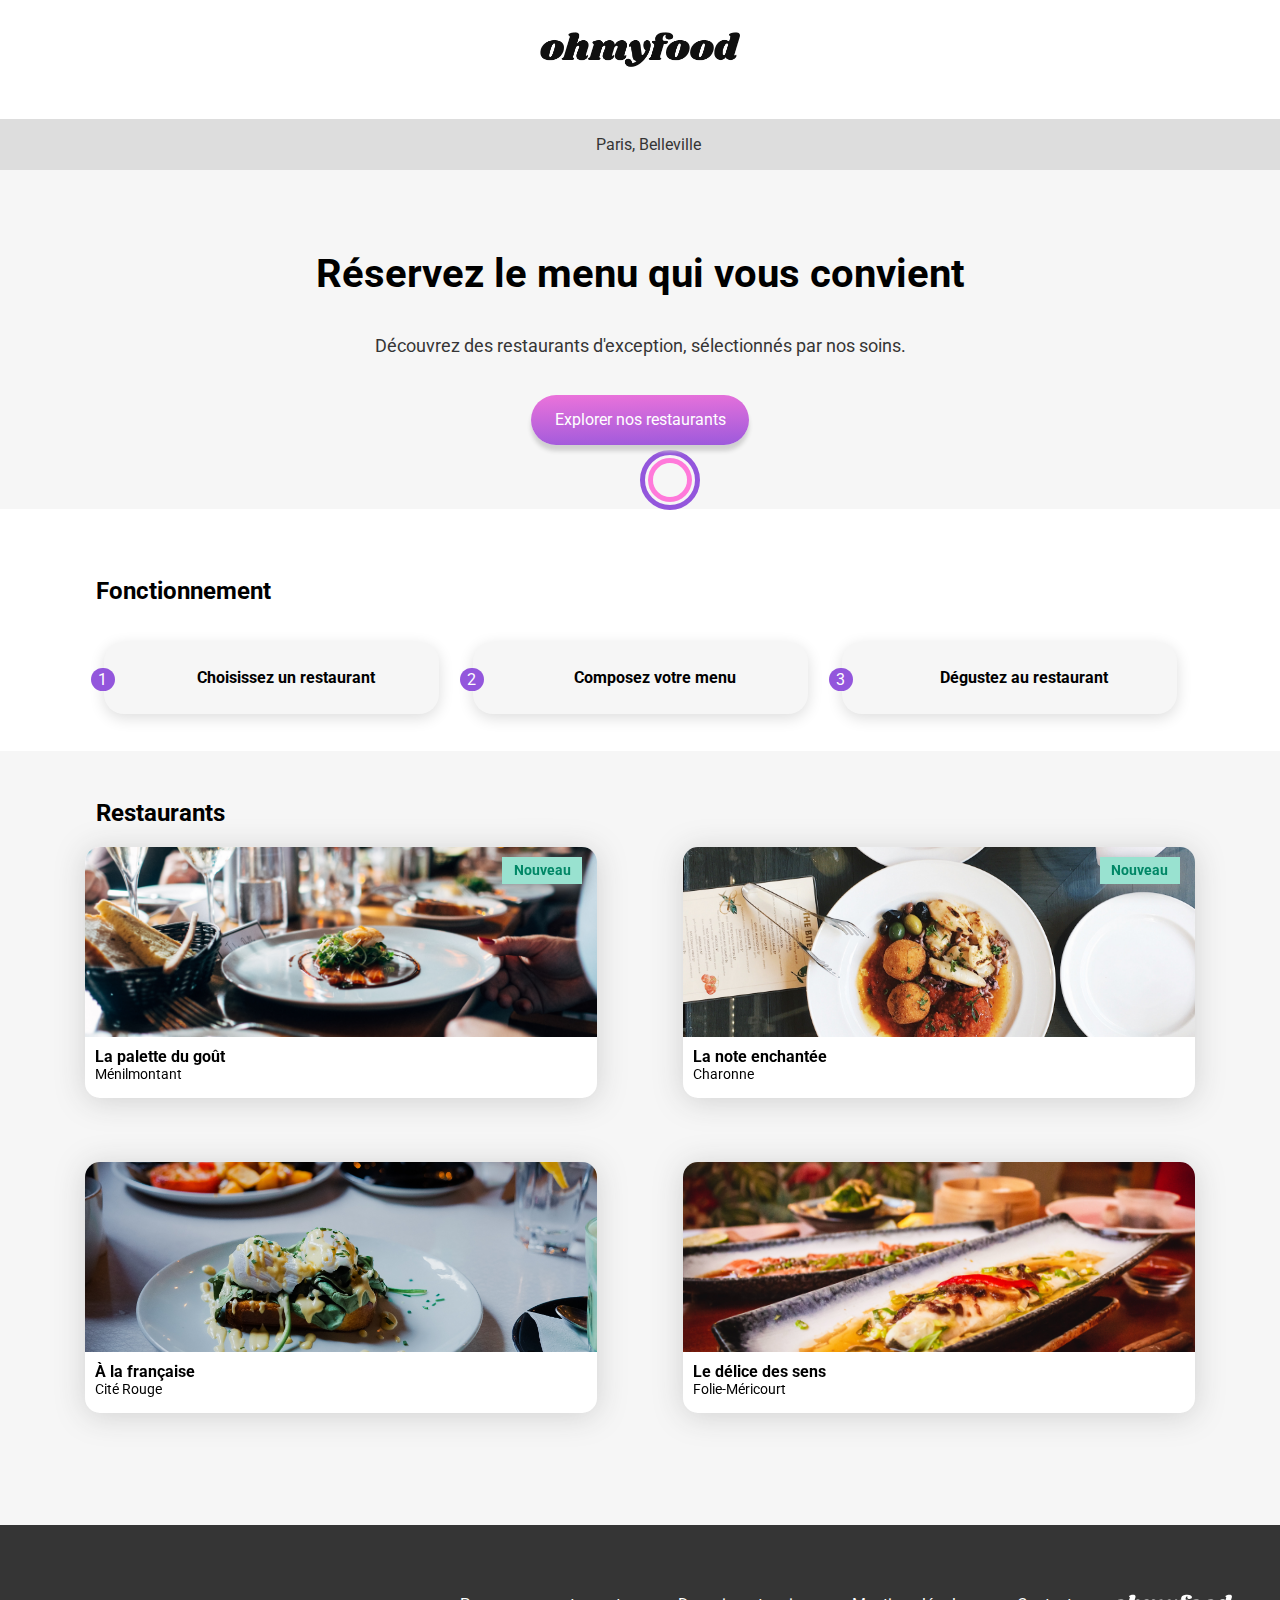
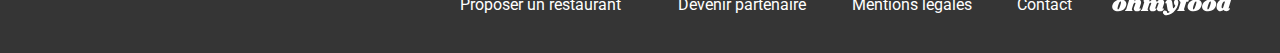
<file: index.html>
<!DOCTYPE html>
<html lang="fr">
<head>
    <meta charset="UTF-8">
    <meta name="viewport" content="width=device-width, initial-scale=1.0">
    <link rel="stylesheet" href="assets/css/style.css">
    <link rel="stylesheet" href="https://cdnjs.cloudflare.com/ajax/libs/font-awesome/6.2.1/css/all.min.css"
    integrity="sha512-MV7K8+y+gLIBoVD59lQIYicR65iaqukzvf/nwasF0nqhPay5w/9lJmVM2hMDcnK1OnMGCdVK+iQrJ7lzPJQd1w=="
    crossorigin="anonymous" referrerpolicy="no-referrer" />
    <link href='https://fonts.googleapis.com/css?family=Shrikhand' rel='stylesheet'>
    <link href='http://fonts.googleapis.com/css?family=Roboto' rel='stylesheet' type='text/css'>
    <title>Ohmyfood</title>
</head>
<body>
   
    <div class="container-loader">
        <div class="loader"></div>
    </div>

    <div class="wrap">
        <!--Header-->
        <header>
            <!--Div avec logo + location-->
            <div class="container-header">
                <img src="assets/images/logo/ohmyfood.png" alt="logo du site">
                <div class="location">
                    <i class="fa-solid fa-location-dot"></i>
                    <p>Paris, Belleville</p>
                </div>
            </div>

            <!--Resume-->
            <div class="content-resume">
                <h2>Réservez le menu qui vous convient</h2>
                <p>Découvrez des restaurants d'exception, sélectionnés par nos soins.</p>
                <button class="btn">Explorer nos restaurants</button>
            </div>
        </header>

        <!--Main avec section Fonctionnement + Card restau-->
        <main>
            <!--Fonctionnement-->
            <section>
                <h2 class="section-title">Fonctionnement</h2>

                <div class="container-card">
                    <article class="function-card">
                        <p class="function-card-number">1</p>
                        <i class="fa-solid fa-mobile-screen-button"></i>
                        <p class="function-card-title">Choisissez un restaurant</p>
                    </article>

                    <article class="function-card">
                        <p class="function-card-number">2</p>
                        <i class="fa-solid fa-list-ul"></i>
                        <p class="function-card-title">Composez votre menu</p>
                    </article>

                    <article class="function-card">
                        <p class="function-card-number">3</p>
                        <i class="fa-solid fa-store"></i>
                        <p class="function-card-title">Dégustez au restaurant</p>
                    </article>
                </div>
            </section>


            <!--Card des restaurants-->

            <section class="container-card-restaurant">
                <h2 class="section-title">Restaurants</h2>

                <div class="container-restaurant">
                    <a href="restau1.html">
                        <article class="restaurant-card">
                            <img src="assets/images/restaurants/jay-wennington-N_Y88TWmGwA-unsplash.jpg" alt="image du restaurant">
                            <div class="tag">
                                <p>Nouveau</p>
                            </div>
                            <div class="card-content">
                                <div>
                                    <h3>La palette du goût</h3>
                                    <p>Ménilmontant</p>
                                </div>
                                <button>
                                    <i class="fa-solid fa-heart solid"></i>
                                    <i class="fa-regular fa-heart normal"></i>
                                </button>
                            </div>
                        </article>
                    </a>

                    <a href="restau2.html">
                        <article class="restaurant-card">
                            <img src="assets/images/restaurants/stil-u2Lp8tXIcjw-unsplash.jpg" alt="image du restaurant">
                            <div class="tag">
                                <p>Nouveau</p>
                            </div>
                            <div class="card-content">
                                <div>
                                    <h3>La note enchantée</h3>
                                    <p>Charonne</p>
                                </div>
                                <button>
                                    <i class="fa-solid fa-heart solid"></i>
                                    <i class="fa-regular fa-heart normal"></i>
                                </button>
                            </div>
                        </article>
                    </a>

                    <a href="restau3.html">
                        <article class="restaurant-card">
                            <img src="assets/images/restaurants/toa-heftiba-DQKerTsQwi0-unsplash.jpg" alt="image du restaurant">
                            <div class="card-content">
                                <div>
                                    <h3>À la française</h3>
                                    <p>Cité Rouge</p>
                                </div>
                                <button>
                                    <i class="fa-solid fa-heart solid"></i>
                                    <i class="fa-regular fa-heart normal"></i>
                                </button>
                            </div>
                        </article>
                    </a>

                    <a href="restau4.html">
                        <article class="restaurant-card">
                            <img src="assets/images/restaurants/louis-hansel-shotsoflouis-qNBGVyOCY8Q-unsplash.jpg" alt="image du restaurant">
                            <div class="card-content">
                                <div>
                                    <h3>Le délice des sens</h3>
                                    <p>Folie-Méricourt</p>
                                </div>
                                <button>
                                    <i class="fa-solid fa-heart solid"></i>
                                    <i class="fa-regular fa-heart normal"></i>
                                </button>
                            </div>
                        </article>
                    </a>
                </div>

            </section>
        </main>

        <!--Footer-->
        <footer class="footer">

            <div class="footer-img">
                <img src="assets/images/logo/ohmyfood@2x.svg" alt="logo du site">
            </div>

            <div class="container-list">
                <ul>
                    <li class="footer-list">
                        <i class="fa-solid fa-utensils"></i>
                        <p>Proposer un restaurant</p>
                    </li>
                    <li class="footer-list">
                        <i class="fa-solid fa-handshake"></i>
                        <p>Devenir partenaire</p>
                    </li>
                    <li class="footer-list">Mentions légales</li>
                    <li class="footer-list"><a href="mailto:ohmyfood@contact.com">Contact</a></li>
                </ul>
            </div>
        </footer>
    </div>
</body>
</html>
</file>
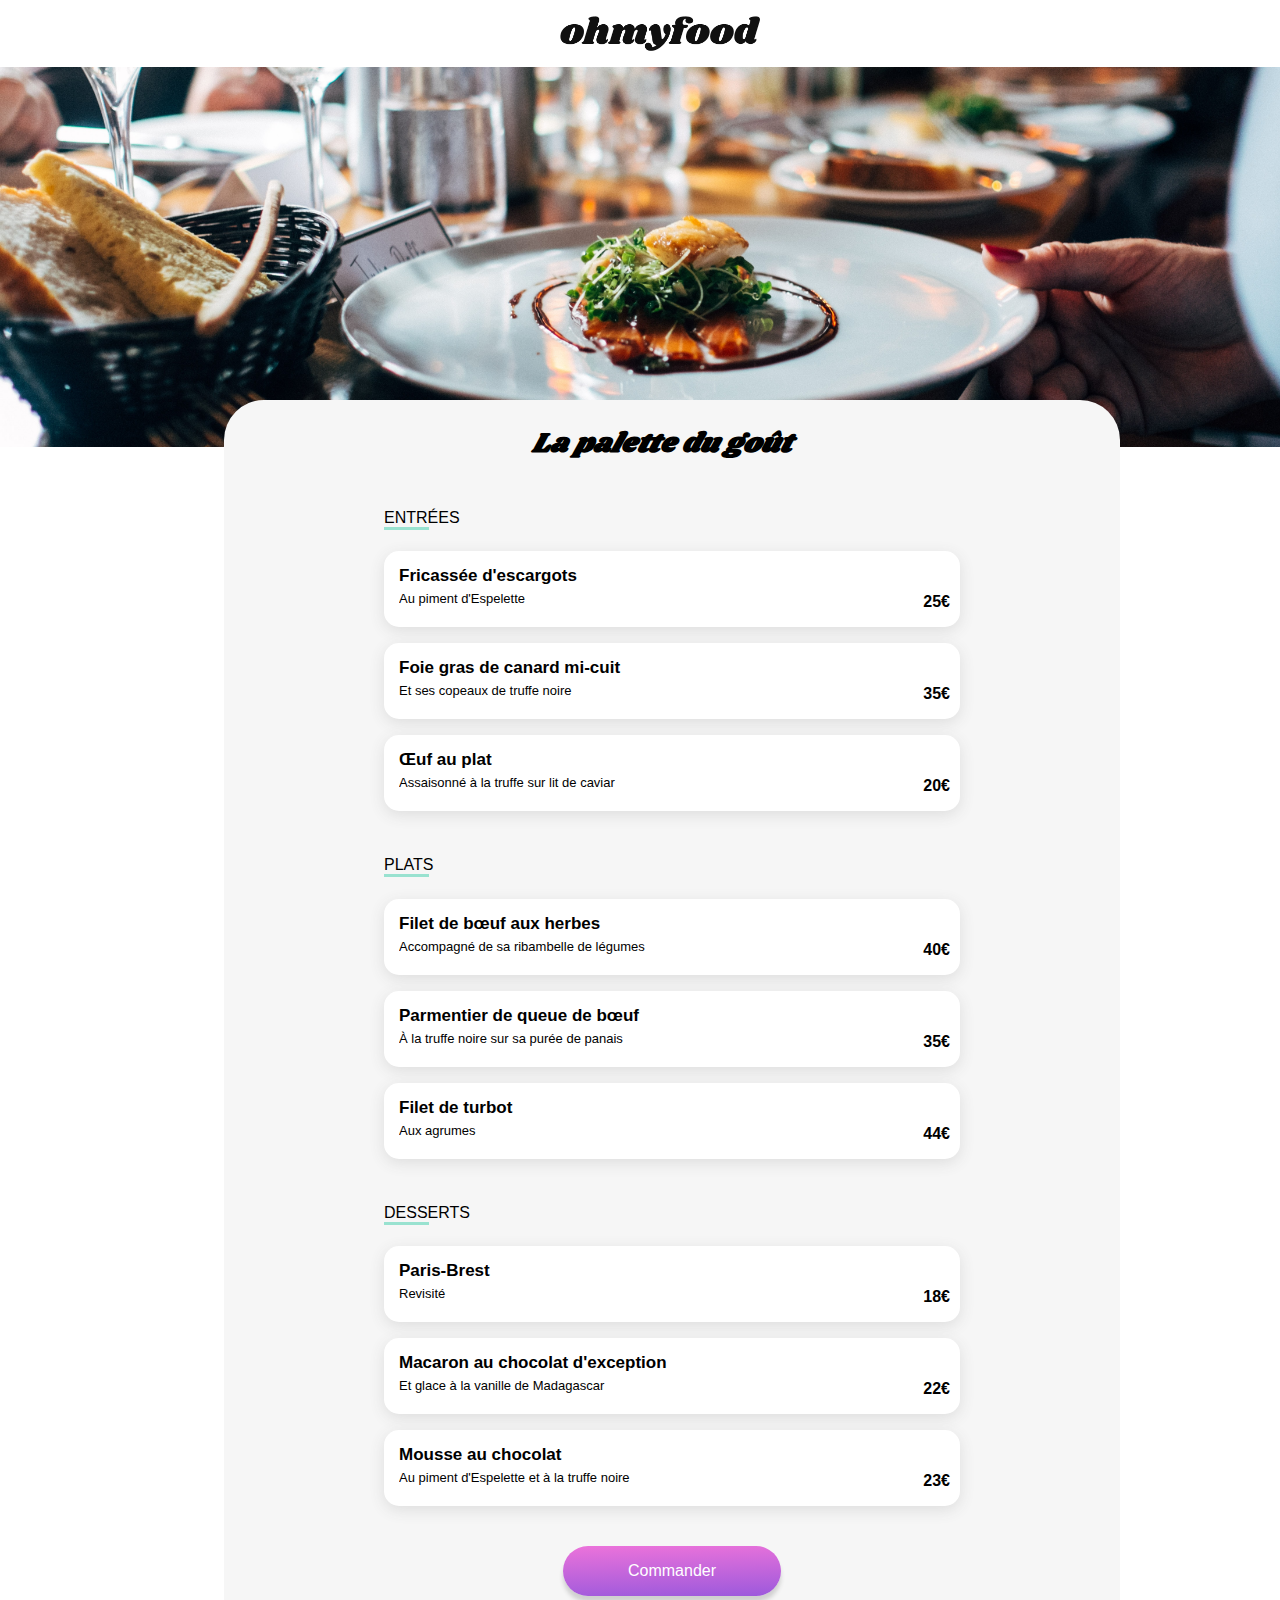
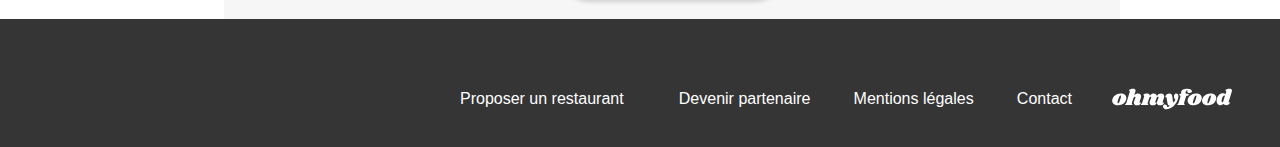
<file: restau1.html>
<!DOCTYPE html>
<html lang="fr">
<head>
    <meta charset="UTF-8">
    <meta name="viewport" content="width=device-width, initial-scale=1.0">
    <link rel="stylesheet" href="assets/css/style.css">
    <link rel="stylesheet" href="assets/css/style-menu.css">
    <link rel="stylesheet" href="https://cdnjs.cloudflare.com/ajax/libs/font-awesome/6.2.1/css/all.min.css"
    integrity="sha512-MV7K8+y+gLIBoVD59lQIYicR65iaqukzvf/nwasF0nqhPay5w/9lJmVM2hMDcnK1OnMGCdVK+iQrJ7lzPJQd1w=="
    crossorigin="anonymous" referrerpolicy="no-referrer" />
    <link href='https://fonts.googleapis.com/css?family=Shrikhand' rel='stylesheet'>
    

    <title>Ohmyfood</title>
</head>
<body>

    <header>
        <div class="container-logo">
            <a href="index.html"><i class="fa-solid fa-arrow-left"></i></a>
            <img src="assets/images/logo/ohmyfood.png" alt="logo du site" class="logo">
        </div>
        <img src="assets/images/restaurants/jay-wennington-N_Y88TWmGwA-unsplash.jpg" alt="photo de plat du restaurant" class="img-restau">
    </header>

    <main class="main-container">

        <div class="main-container-title">
            <h2>La palette du goût</h2>
            <button>
                <i class="fa-solid fa-heart solid s-menu"></i>
                <i class="fa-regular fa-heart normal"></i>
            </button>
        </div>
        
        <section class="container-section section-entree">
            <h4>Entrées</h4>

            <a href="#/" class="link-menu">
                <article class="container-menu">
                    <div class="menu-name">
                        <h3>Fricassée d'escargots</h3>
                        <h5>Au piment d'Espelette</h5>
                    </div>
                    <p class="price">25€</p>
                    <div class="select"><i class="fa fa-light fa-circle-check"></i></div>
                </article>
            </a>

            <a href="#/" class="link-menu">
                <article class="container-menu">
                    <div class="menu-name">
                        <h3>Foie gras de canard mi-cuit</h3>
                        <h5>Et ses copeaux de truffe noire</h5>
                    </div>
                    <p class="price">35€</p>
                    <div class="select"><i class="fa fa-light fa-circle-check"></i></div>
                </article>
            </a>

            <a href="#/" class="link-menu">
                <article class="container-menu">
                    <div class="menu-name">
                        <h3>Œuf au plat</h3>
                        <h5>Assaisonné à la truffe sur lit de caviar</h5>
                    </div>
                    <p class="price">20€</p>
                    <div class="select"><i class="fa fa-light fa-circle-check"></i></div>
                </article>
            </a>
        </section>

        <section class="container-section section-plat">
            <h4>Plats</h4>

            <a href="#/" class="link-menu">
                <article class="container-menu">
                    <div class="menu-name">
                        <h3>Filet de bœuf aux herbes</h3>
                        <h5>Accompagné de sa ribambelle de légumes</h5>
                    </div>
                    <p class="price">40€</p>
                    <div class="select"><i class="fa fa-light fa-circle-check"></i></div>
                </article>
            </a>

            <a href="#/" class="link-menu">
                <article class="container-menu">
                    <div class="menu-name">
                        <h3>Parmentier de queue de bœuf</h3>
                        <h5>À la truffe noire sur sa purée de panais</h5>
                    </div>
                    <p class="price">35€</p>
                    <div class="select"><i class="fa fa-light fa-circle-check"></i></div>

                </article>
            </a>

            <a href="#/" class="link-menu">
                <article class="container-menu">
                    <div class="menu-name">
                        <h3>Filet de turbot</h3>
                        <h5>Aux agrumes</h5>
                    </div>
                    <p class="price">44€</p>
                    <div class="select"><i class="fa fa-light fa-circle-check"></i></div>
                </article>
            </a>
        </section>

        <section class="container-section section-dessert">
            <h4>Desserts</h4>

            <a href="#/" class="link-menu">
                <article class="container-menu">
                    <div class="menu-name">
                        <h3>Paris-Brest</h3>
                        <h5>Revisité</h5>
                    </div>
                    <p class="price">18€</p>
                    <div class="select"><i class="fa fa-light fa-circle-check"></i></div>
                </article>
            </a>

            <a href="#/" class="link-menu">
                <article class="container-menu">
                    <div class="menu-name">
                        <h3>Macaron au chocolat d'exception</h3>
                        <h5>Et glace à la vanille de Madagascar</h5>
                    </div>
                    <p class="price">22€</p>
                    <div class="select"><i class="fa fa-light fa-circle-check"></i></div>

                </article>
            </a>

            <a href="#/" class="link-menu">
                <article class="container-menu">
                    <div class="menu-name">
                        <h3>Mousse au chocolat</h3>
                        <h5>Au piment d'Espelette et à la truffe noire</h5>
                    </div>
                    <p class="price">23€</p>
                    <div class="select"><i class="fa fa-light fa-circle-check"></i></div>
                </article>
            </a>
        </section>

        <div class="container-btn">
            <button class="btn">Commander</button>
        </div>
    </main>

    <footer class="footer footer-menu">
        <div class="footer-img">
            <img src="assets/images/logo/ohmyfood@2x.svg" alt="logo du site">
        </div>

        <div class="container-list">
            <ul>
                <li class="footer-list">
                    <i class="fa-solid fa-utensils"></i>
                    <p>Proposer un restaurant</p>
                </li>
                <li class="footer-list">
                    <i class="fa-solid fa-handshake"></i>
                    <p>Devenir partenaire</p>
                </li>
                <li class="footer-list">Mentions légales</li>
                <li class="footer-list"><a href="mailto:ohmyfood@contact.com">Contact</a></li>
            </ul>
        </div>
    </footer>
</body>
</html>
</file>
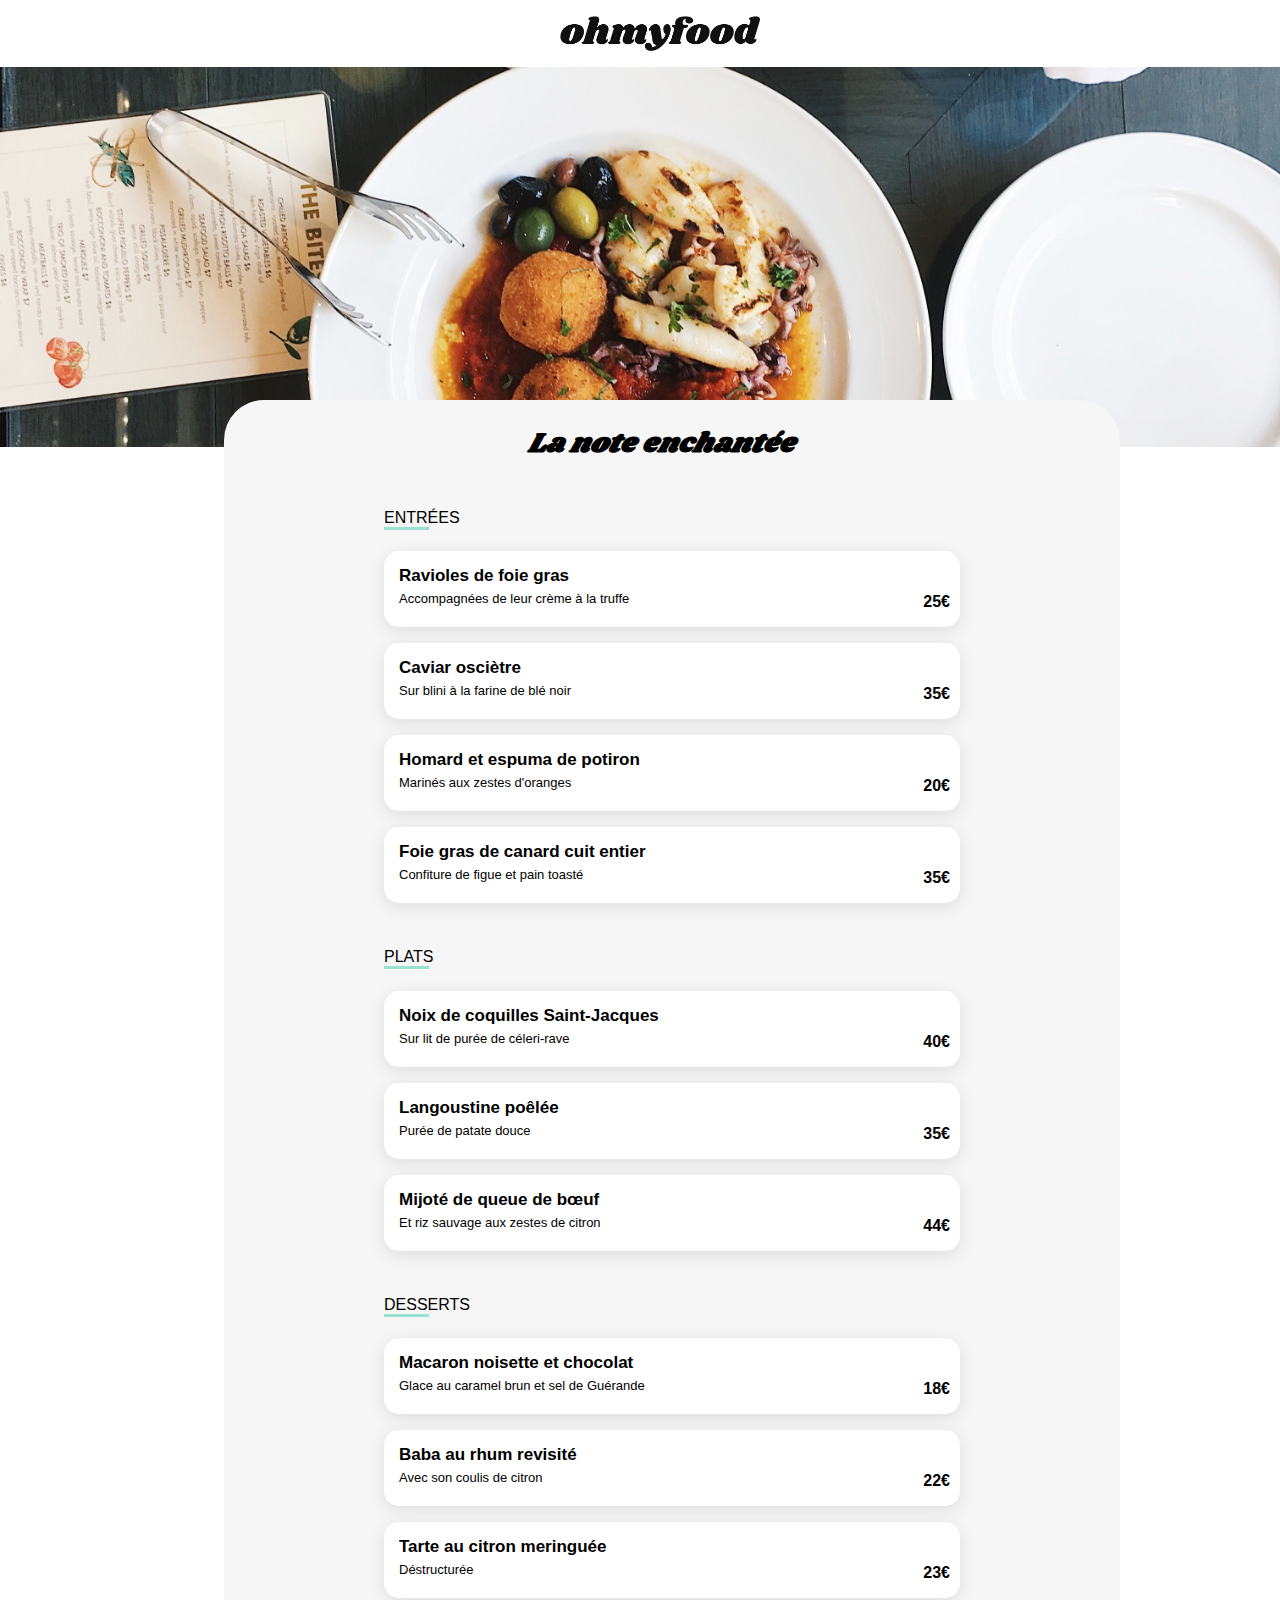
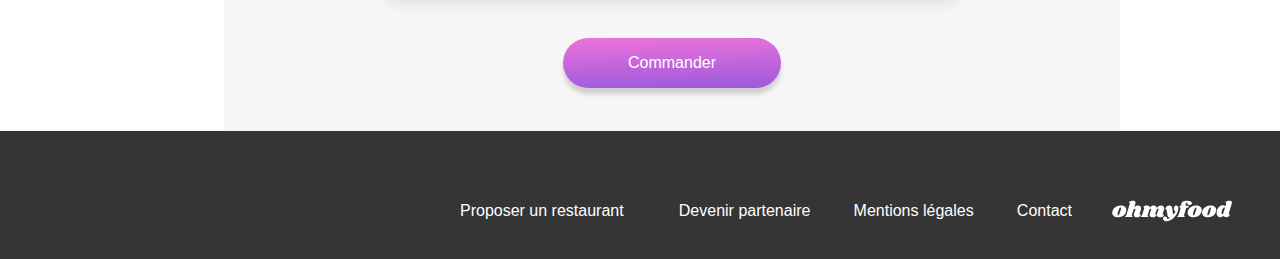
<file: restau2.html>
<!DOCTYPE html>
<html lang="fr">
<head>
    <meta charset="UTF-8">
    <meta name="viewport" content="width=device-width, initial-scale=1.0">
    <link rel="stylesheet" href="assets/css/style.css">
    <link rel="stylesheet" href="assets/css/style-menu.css">
    <link rel="stylesheet" href="https://cdnjs.cloudflare.com/ajax/libs/font-awesome/6.2.1/css/all.min.css"
    integrity="sha512-MV7K8+y+gLIBoVD59lQIYicR65iaqukzvf/nwasF0nqhPay5w/9lJmVM2hMDcnK1OnMGCdVK+iQrJ7lzPJQd1w=="
    crossorigin="anonymous" referrerpolicy="no-referrer" />
    <link href='https://fonts.googleapis.com/css?family=Shrikhand' rel='stylesheet'>


    <title>Ohmyfood</title>
</head>
<body>

    <header>
        <div class="container-logo">
            <a href="index.html"><i class="fa-solid fa-arrow-left"></i></a>
            <img src="assets/images/logo/ohmyfood.png" alt="logo du site" class="logo">
        </div>
        <img src="assets/images/restaurants/stil-u2Lp8tXIcjw-unsplash.jpg" alt="photo de plat du restaurant" class="img-restau">
    </header>

    <main class="main-container main-container-2">

        <div class="main-container-title">
            <h2>La note enchantée</h2>
            <button>
                <i class="fa-solid fa-heart solid s-menu"></i>
                <i class="fa-regular fa-heart normal"></i>
            </button>
        </div>
        
        <section class="container-section section-entree">
            <h4>Entrées</h4>

            <a href="#/" class="link-menu">
                <article class="container-menu">
                    <div class="menu-name">
                        <h3>Ravioles de foie gras</h3>
                        <h5>Accompagnées de leur crème à la truffe</h5>
                    </div>
                    <p class="price">25€</p>
                    <div class="select"><i class="fa fa-light fa-circle-check"></i></div>
                </article>
            </a>

            <a href="#/" class="link-menu">
                <article class="container-menu">
                    <div class="menu-name">
                        <h3>Caviar osciètre</h3>
                        <h5>Sur blini à la farine de blé noir</h5>
                    </div>
                    <p class="price">35€</p>
                    <div class="select"><i class="fa fa-light fa-circle-check"></i></div>
                </article>
            </a>

            <a href="#/" class="link-menu">
                <article class="container-menu">
                    <div class="menu-name">
                        <h3>Homard et espuma de potiron</h3>
                        <h5>Marinés aux zestes d'oranges</h5>
                    </div>
                    <p class="price">20€</p>
                    <div class="select"><i class="fa fa-light fa-circle-check"></i></div>
                </article>
            </a>

            <a href="#/" class="link-menu">
                <article class="container-menu">
                    <div class="menu-name">
                        <h3>Foie gras de canard cuit entier</h3>
                        <h5>Confiture de figue et pain toasté</h5>
                    </div>
                    <p class="price">35€</p>
                    <div class="select"><i class="fa fa-light fa-circle-check"></i></div>
                </article>
            </a>
        </section>

        <section class="container-section section-plat">
            <h4>Plats</h4>

            <a href="#/" class="link-menu">
                <article class="container-menu">
                    <div class="menu-name">
                        <h3>Noix de coquilles Saint-Jacques</h3>
                        <h5>Sur lit de purée de céleri-rave</h5>
                    </div>
                    <p class="price">40€</p>
                    <div class="select"><i class="fa fa-light fa-circle-check"></i></div>
                </article>
            </a>

            <a href="#/" class="link-menu">
                <article class="container-menu">
                    <div class="menu-name">
                        <h3>Langoustine poêlée</h3>
                        <h5>Purée de patate douce</h5>
                    </div>
                    <p class="price">35€</p>
                    <div class="select"><i class="fa fa-light fa-circle-check"></i></div>
                </article>
            </a>

            <a href="#/" class="link-menu">
                <article class="container-menu">
                    <div class="menu-name">
                        <h3>Mijoté de queue de bœuf</h3>
                        <h5>Et riz sauvage aux zestes de citron</h5>
                    </div>
                    <p class="price">44€</p>
                    <div class="select"><i class="fa fa-light fa-circle-check"></i></div>
                </article>
            </a>
        </section>

        <section class="container-section section-dessert">
            <h4>Desserts</h4>

            <a href="#/" class="link-menu">
                <article class="container-menu">
                    <div class="menu-name">
                        <h3>Macaron noisette et chocolat</h3>
                        <h5>Glace au caramel brun et sel de Guérande</h5>
                    </div>
                    <p class="price">18€</p>
                    <div class="select"><i class="fa fa-light fa-circle-check"></i></div>
                </article>
            </a>

            <a href="#/" class="link-menu">
                <article class="container-menu">
                    <div class="menu-name">
                        <h3>Baba au rhum revisité</h3>
                        <h5>Avec son coulis de citron</h5>
                    </div>
                    <p class="price">22€</p>
                    <div class="select"><i class="fa fa-light fa-circle-check"></i></div>
                </article>
            </a>

            <a href="#/" class="link-menu">
                <article class="container-menu">
                    <div class="menu-name">
                        <h3>Tarte au citron meringuée</h3>
                        <h5>Déstructurée</h5>
                    </div>
                    <p class="price">23€</p>
                    <div class="select"><i class="fa fa-light fa-circle-check"></i></div>
                </article>
            </a>
        </section>

        <div class="container-btn">
            <button class="btn">Commander</button>
        </div>
    </main>

    <footer class="footer footer-menu footer-menu-2">
        <div class="footer-img">
            <img src="assets/images/logo/ohmyfood@2x.svg" alt="logo du site">
        </div>

        <div class="container-list">
            <ul>
                <li class="footer-list">
                    <i class="fa-solid fa-utensils"></i>
                    <p>Proposer un restaurant</p>
                </li>
                <li class="footer-list">
                    <i class="fa-solid fa-handshake"></i>
                    <p>Devenir partenaire</p>
                </li>
                <li class="footer-list">Mentions légales</li>
                <li class="footer-list"><a href="mailto:ohmyfood@contact.com">Contact</a></li>
            </ul>
        </div>
    </footer>
</body>
</html>
</file>
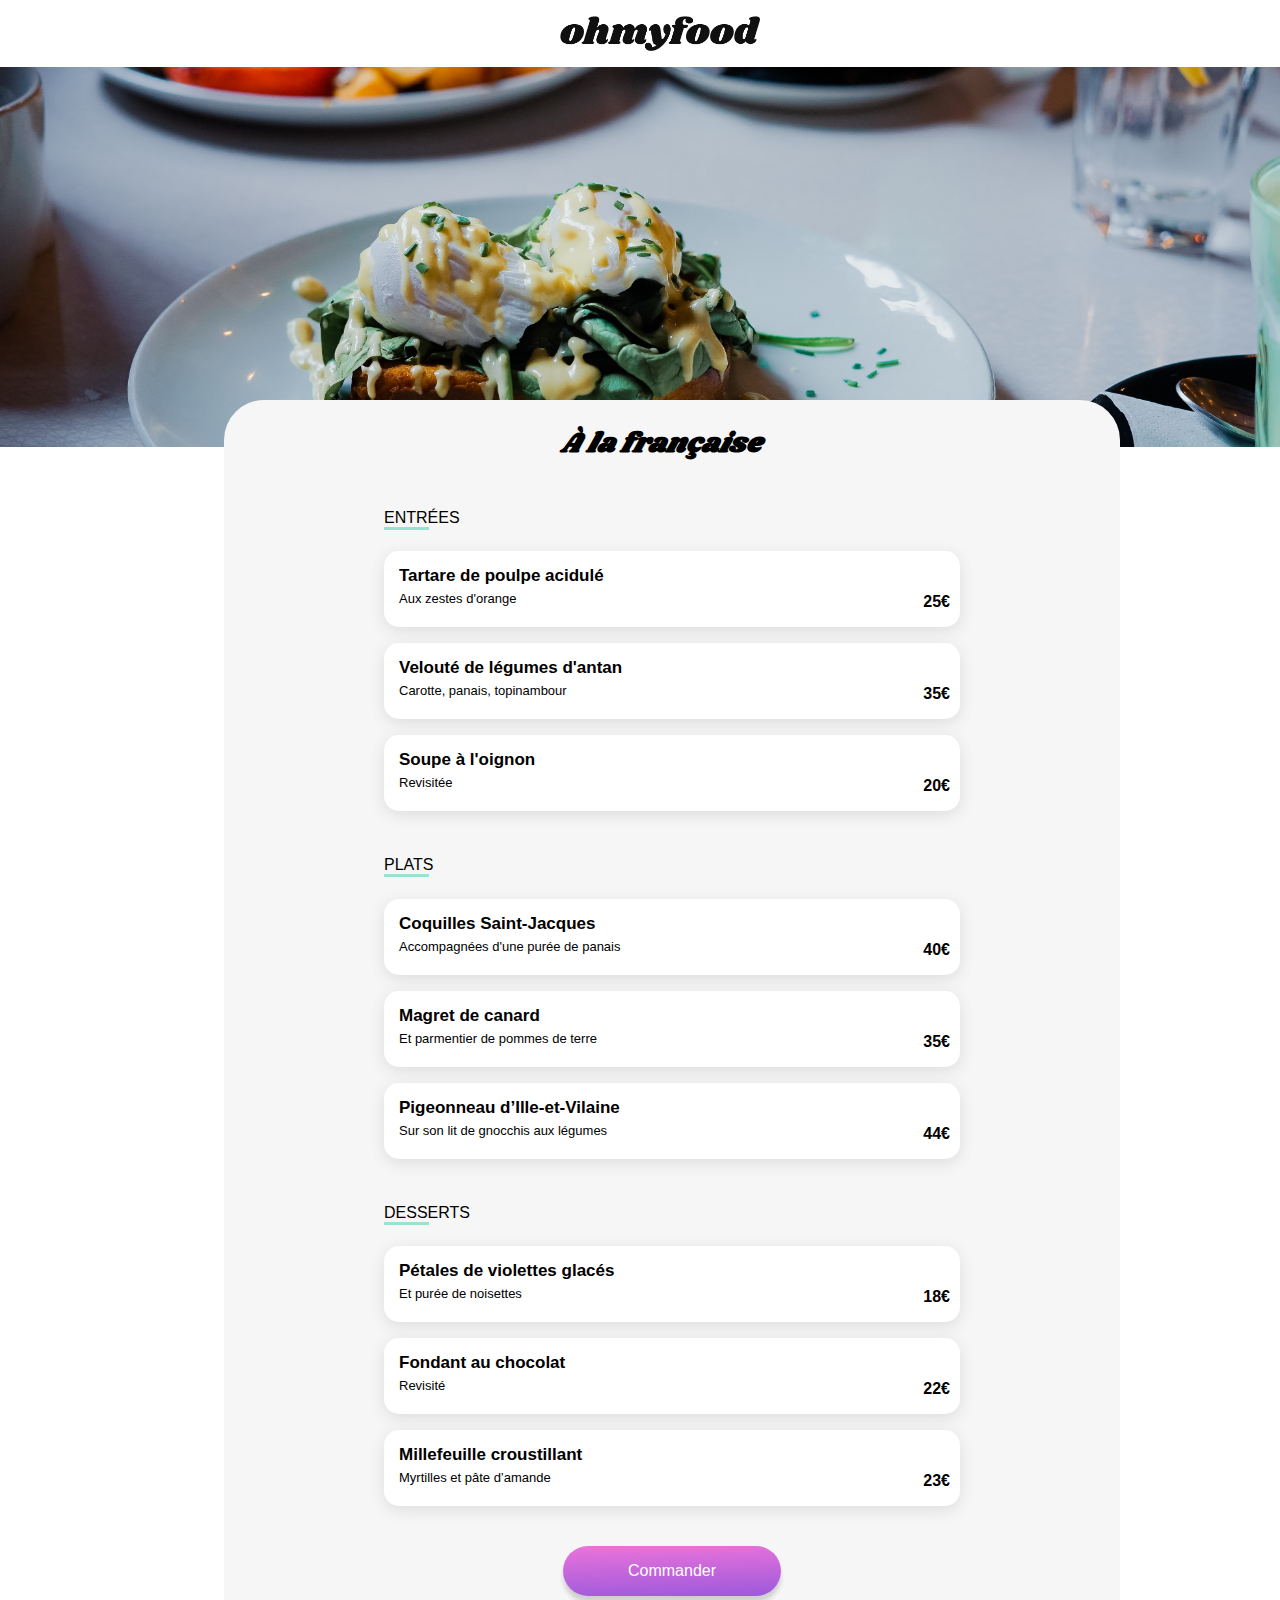
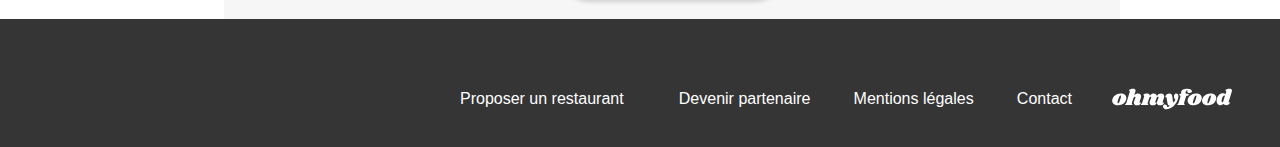
<file: restau3.html>
<!DOCTYPE html>
<html lang="fr">
<head>
    <meta charset="UTF-8">
    <meta name="viewport" content="width=device-width, initial-scale=1.0">
    <link rel="stylesheet" href="assets/css/style.css">
    <link rel="stylesheet" href="assets/css/style-menu.css">
    <link rel="stylesheet" href="https://cdnjs.cloudflare.com/ajax/libs/font-awesome/6.2.1/css/all.min.css"
    integrity="sha512-MV7K8+y+gLIBoVD59lQIYicR65iaqukzvf/nwasF0nqhPay5w/9lJmVM2hMDcnK1OnMGCdVK+iQrJ7lzPJQd1w=="
    crossorigin="anonymous" referrerpolicy="no-referrer" />
    <link href='https://fonts.googleapis.com/css?family=Shrikhand' rel='stylesheet'>


    <title>Ohmyfood</title>
</head>
<body>

    <header>
        <div class="container-logo">
            <a href="index.html"><i class="fa-solid fa-arrow-left"></i></a>
            <img src="assets/images/logo/ohmyfood.png" alt="logo du site" class="logo">
        </div>
        <img src="assets/images/restaurants/toa-heftiba-DQKerTsQwi0-unsplash.jpg" alt="photo de plat du restaurant" class="img-restau">
    </header>

    <main class="main-container">

        <div class="main-container-title">
            <h2>À la française</h2>
            <button>
                <i class="fa-solid fa-heart solid s-menu"></i>
                <i class="fa-regular fa-heart normal"></i>
            </button>
        </div>
        
        <section class="container-section section-entree">
            <h4>Entrées</h4>

            <a href="#/" class="link-menu">
                <article class="container-menu">
                    <div class="menu-name">
                        <h3>Tartare de poulpe acidulé</h3>
                        <h5>Aux zestes d'orange</h5>
                    </div>
                    <p class="price">25€</p>
                    <div class="select"><i class="fa fa-light fa-circle-check"></i></div>
                </article>
            </a>

            <a href="#/" class="link-menu">
                <article class="container-menu">
                    <div class="menu-name">
                        <h3>Velouté de légumes d'antan</h3>
                        <h5>Carotte, panais, topinambour</h5>
                    </div>
                    <p class="price">35€</p>
                    <div class="select"><i class="fa fa-light fa-circle-check"></i></div>
                </article>
            </a>

            <a href="#/" class="link-menu">
                <article class="container-menu">
                    <div class="menu-name">
                        <h3>Soupe à l'oignon</h3>
                        <h5>Revisitée</h5>
                    </div>
                    <p class="price">20€</p>
                    <div class="select"><i class="fa fa-light fa-circle-check"></i></div>
                </article>
            </a>
        </section>

        <section class="container-section section-plat">
            <h4>Plats</h4>

            <a href="#/" class="link-menu">
                <article class="container-menu">
                    <div class="menu-name">
                        <h3>Coquilles Saint-Jacques</h3>
                        <h5>Accompagnées d'une purée de panais</h5>
                    </div>
                    <p class="price">40€</p>
                    <div class="select"><i class="fa fa-light fa-circle-check"></i></div>
                </article>
            </a>

            <a href="#/" class="link-menu">
                <article class="container-menu">
                    <div class="menu-name">
                        <h3>Magret de canard</h3>
                        <h5>Et parmentier de pommes de terre</h5>
                    </div>
                    <p class="price">35€</p>
                    <div class="select"><i class="fa fa-light fa-circle-check"></i></div>
                </article>
            </a>

            <a href="#/" class="link-menu">
                <article class="container-menu">
                    <div class="menu-name">
                        <h3>Pigeonneau d’Ille-et-Vilaine</h3>
                        <h5>Sur son lit de gnocchis aux légumes</h5>
                    </div>
                    <p class="price">44€</p>
                    <div class="select"><i class="fa fa-light fa-circle-check"></i></div>
                </article>
            </a>
        </section>

        <section class="container-section section-dessert">
            <h4>Desserts</h4>

            <a href="#/" class="link-menu">
                <article class="container-menu">
                    <div class="menu-name">
                        <h3>Pétales de violettes glacés</h3>
                        <h5>Et purée de noisettes</h5>
                    </div>
                    <p class="price">18€</p>
                    <div class="select"><i class="fa fa-light fa-circle-check"></i></div>
                </article>
            </a>

            <a href="#/" class="link-menu">
                <article class="container-menu">
                    <div class="menu-name">
                        <h3>Fondant au chocolat</h3>
                        <h5>Revisité</h5>
                    </div>
                    <p class="price">22€</p>
                    <div class="select"><i class="fa fa-light fa-circle-check"></i></div>
                </article>
            </a>

            <a href="#/" class="link-menu">
                <article class="container-menu">
                    <div class="menu-name">
                        <h3>Millefeuille croustillant</h3>
                        <h5>Myrtilles et pâte d’amande</h5>
                    </div>
                    <p class="price">23€</p>
                    <div class="select"><i class="fa fa-light fa-circle-check"></i></div>
                </article>
            </a>
        </section>

        <div class="container-btn">
            <button class="btn">Commander</button>
        </div>
    </main>

    <footer class="footer footer-menu">
        <div class="footer-img">
            <img src="assets/images/logo/ohmyfood@2x.svg" alt="logo du site">
        </div>

        <div class="container-list">
            <ul>
                <li class="footer-list">
                    <i class="fa-solid fa-utensils"></i>
                    <p>Proposer un restaurant</p>
                </li>
                <li class="footer-list">
                    <i class="fa-solid fa-handshake"></i>
                    <p>Devenir partenaire</p>
                </li>
                <li class="footer-list">Mentions légales</li>
                <li class="footer-list"><a href="mailto:ohmyfood@contact.com">Contact</a></li>
            </ul>
        </div>
    </footer>
</body>
</html>
</file>
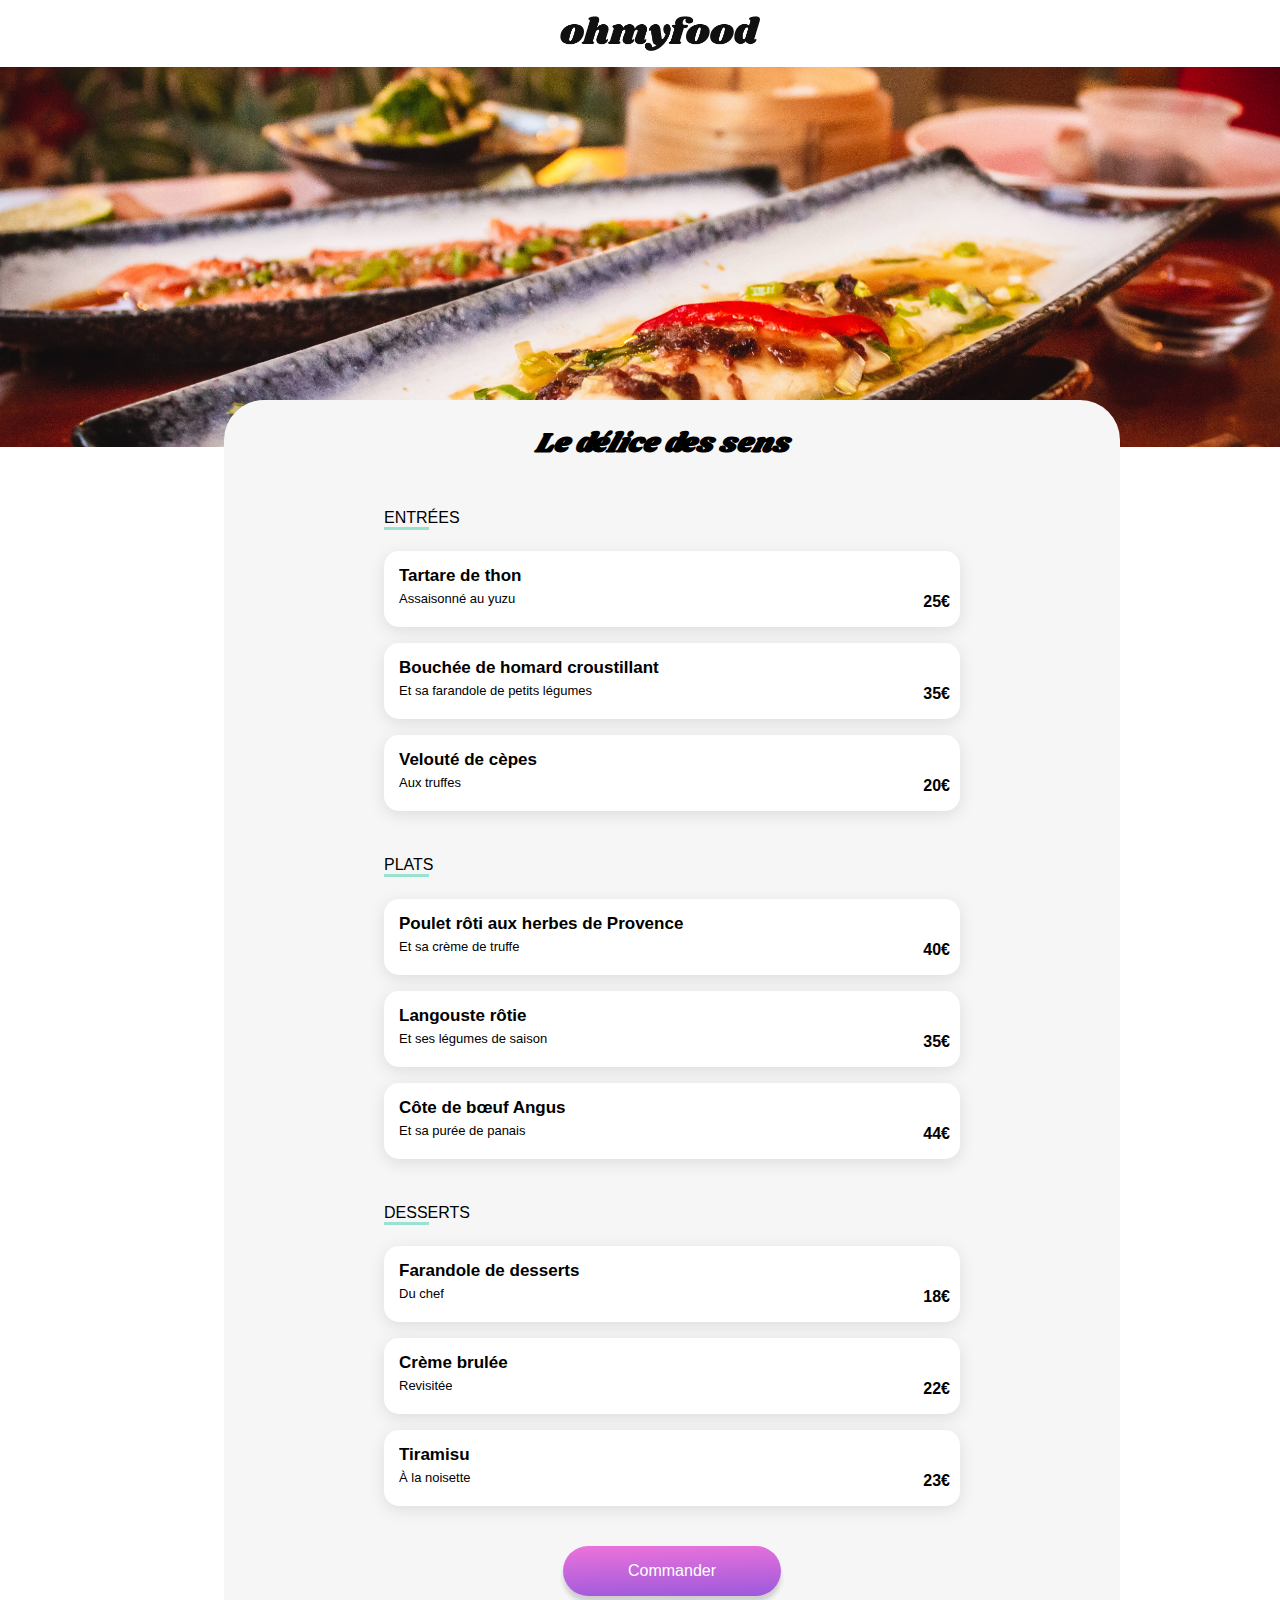
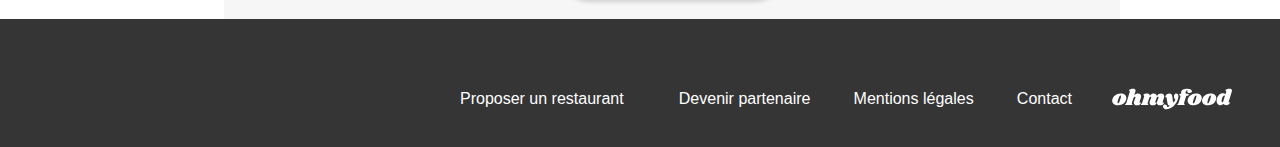
<file: restau4.html>
<!DOCTYPE html>
<html lang="fr">
<head>
    <meta charset="UTF-8">
    <meta name="viewport" content="width=device-width, initial-scale=1.0">
    <link rel="stylesheet" href="assets/css/style.css">
    <link rel="stylesheet" href="assets/css/style-menu.css">
    <link rel="stylesheet" href="https://cdnjs.cloudflare.com/ajax/libs/font-awesome/6.2.1/css/all.min.css"
    integrity="sha512-MV7K8+y+gLIBoVD59lQIYicR65iaqukzvf/nwasF0nqhPay5w/9lJmVM2hMDcnK1OnMGCdVK+iQrJ7lzPJQd1w=="
    crossorigin="anonymous" referrerpolicy="no-referrer" />
    <link href='https://fonts.googleapis.com/css?family=Shrikhand' rel='stylesheet'>


    <title>Ohmyfood</title>
</head>
<body>

    <header>
        <div class="container-logo">
            <a href="index.html"><i class="fa-solid fa-arrow-left"></i></a>
            <img src="assets/images/logo/ohmyfood.png" alt="logo du site" class="logo">
        </div>
        <img src="assets/images/restaurants/louis-hansel-shotsoflouis-qNBGVyOCY8Q-unsplash.jpg" alt="photo de plat du restaurant" class="img-restau">
    </header>

    <main class="main-container">

        <div class="main-container-title">
            <h2>Le délice des sens</h2>
            <button>
                <i class="fa-solid fa-heart solid s-menu"></i>
                <i class="fa-regular fa-heart normal"></i>
            </button>
        </div>
        
        <section class="container-section section-entree">
            <h4>Entrées</h4>

            <a href="#/" class="link-menu">
                <article class="container-menu">
                    <div class="menu-name">
                        <h3>Tartare de thon</h3>
                        <h5>Assaisonné au yuzu</h5>
                    </div>
                    <p class="price">25€</p>
                    <div class="select"><i class="fa fa-light fa-circle-check"></i></div>
                </article>
            </a>

            <a href="#/" class="link-menu">
                <article class="container-menu">
                    <div class="menu-name">
                        <h3>Bouchée de homard croustillant</h3>
                        <h5>Et sa farandole de petits légumes</h5>
                    </div>
                    <p class="price">35€</p>
                    <div class="select"><i class="fa fa-light fa-circle-check"></i></div>
                </article>
            </a>

            <a href="#/" class="link-menu">
                <article class="container-menu">
                    <div class="menu-name">
                        <h3>Velouté de cèpes</h3>
                        <h5>Aux truffes</h5>
                    </div>
                    <p class="price">20€</p>
                    <div class="select"><i class="fa fa-light fa-circle-check"></i></div>
                </article>
            </a>
        </section>

        <section class="container-section section-plat">
            <h4>Plats</h4>

            <a href="#/" class="link-menu">
                <article class="container-menu">
                    <div class="menu-name">
                        <h3>Poulet rôti aux herbes de Provence</h3>
                        <h5>Et sa crème de truffe</h5>
                    </div>
                    <p class="price">40€</p>
                    <div class="select"><i class="fa fa-light fa-circle-check"></i></div>
                </article>
            </a>

            <a href="#/" class="link-menu">
                <article class="container-menu">
                    <div class="menu-name">
                        <h3>Langouste rôtie</h3>
                        <h5>Et ses légumes de saison</h5>
                    </div>
                    <p class="price">35€</p>
                    <div class="select"><i class="fa fa-light fa-circle-check"></i></div>
                </article>
            </a>

            <a href="#/" class="link-menu">
                <article class="container-menu">
                    <div class="menu-name">
                        <h3>Côte de bœuf Angus</h3>
                        <h5>Et sa purée de panais</h5>
                    </div>
                    <p class="price">44€</p>
                    <div class="select"><i class="fa fa-light fa-circle-check"></i></div>
                </article>
            </a>
        </section>

        <section class="container-section section-dessert">
            <h4>Desserts</h4>

            <a href="#/" class="link-menu">
                <article class="container-menu">
                    <div class="menu-name">
                        <h3>Farandole de desserts</h3>
                        <h5>Du chef</h5>
                    </div>
                    <p class="price">18€</p>
                    <div class="select"><i class="fa fa-light fa-circle-check"></i></div>
                </article>
            </a>

            <a href="#/" class="link-menu">
                <article class="container-menu">
                    <div class="menu-name">
                        <h3>Crème brulée</h3>
                        <h5>Revisitée</h5>
                    </div>
                    <p class="price">22€</p>
                    <div class="select"><i class="fa fa-light fa-circle-check"></i></div>
                </article>
            </a>

            <a href="#/" class="link-menu">
                <article class="container-menu">
                    <div class="menu-name">
                        <h3>Tiramisu</h3>
                        <h5>À la noisette</h5>
                    </div>
                    <p class="price">23€</p>
                    <div class="select"><i class="fa fa-light fa-circle-check"></i></div>
                </article>
            </a>
        </section>

        <div class="container-btn">
            <button class="btn">Commander</button>
        </div>
    </main>

    <footer class="footer footer-menu">
        <div class="footer-img">
            <img src="assets/images/logo/ohmyfood@2x.svg" alt="logo du site">
        </div>

        <div class="container-list">
            <ul>
                <li class="footer-list">
                    <i class="fa-solid fa-utensils"></i>
                    <p>Proposer un restaurant</p>
                </li>
                <li class="footer-list">
                    <i class="fa-solid fa-handshake"></i>
                    <p>Devenir partenaire</p>
                </li>
                <li class="footer-list">Mentions légales</li>
                <li class="footer-list"><a href="mailto:ohmyfood@contact.com">Contact</a></li>
            </ul>
        </div>
    </footer>
</body>
</html>
</file>
<file: assets/css/style.css>
/********* General **********/
/***** Variables ******/
.container-loader {
  position: absolute;
  left: 50%;
  top: 50%;
  animation: container-loader 4s 1s forwards;
}
.container-loader .loader {
  width: 60px;
  height: 60px;
  border-radius: 50%;
  position: relative;
  animation: rotate 1s linear infinite;
}
.container-loader .loader::before, .container-loader .loader::after {
  content: "";
  box-sizing: border-box;
  position: absolute;
  inset: 0px;
  border-radius: 50%;
  border: 5px solid #9356DC;
  animation: prixClipFix 2s linear infinite;
}
.container-loader .loader::after {
  inset: 8px;
  transform: rotate3d(90, 90, 0, 180deg);
  border-color: #FF79DA;
}

.wrap {
  animation: wrap 3s 2s backwards;
}

body {
  margin: 0;
}

* {
  font-family: "Roboto", sans-serif;
}

a {
  text-decoration: none;
  color: black;
}

li {
  list-style: none;
}

/***** Animations ******/
@keyframes container-loader {
  0%, 50% {
    transform: translateX(0);
  }
  100% {
    transform: translateX(2000px);
    opacity: 0;
    display: none;
  }
}
@keyframes wrap {
  0% {
    transform: translateX(-2000px);
    opacity: 0;
  }
  50% {
    opacity: 0.5;
  }
  100% {
    transform: translateX(0);
    opacity: 1;
  }
}
@keyframes rotate {
  0% {
    transform: rotate(0deg);
  }
  100% {
    transform: rotate(360deg);
  }
}
@keyframes prixClipFix {
  0% {
    clip-path: polygon(50% 50%, 0 0, 0 0, 0 0, 0 0, 0 0);
  }
  50% {
    clip-path: polygon(50% 50%, 0 0, 100% 0, 100% 0, 100% 0, 100% 0);
  }
  75%, 100% {
    clip-path: polygon(50% 50%, 0 0, 100% 0, 100% 100%, 100% 100%, 100% 100%);
  }
}
@keyframes color-border {
  0% {
    opacity: 0;
  }
  25% {
    opacity: 0.5;
  }
  100% {
    opacity: 1;
    background: -webkit-linear-gradient(193.33deg, #9356DC -11.44%, #FF79DA 123.93%);
    -webkit-background-clip: text;
    -webkit-text-fill-color: transparent;
  }
}
@keyframes transition-heart {
  0%, 25% {
    transform: scaleY(0);
    opacity: 0;
  }
  50%, 75% {
    opacity: 0.7;
  }
  100% {
    opacity: 1;
    background: -webkit-linear-gradient(193.33deg, #9356DC -11.44%, #FF79DA 123.93%);
    -webkit-background-clip: text;
    -webkit-text-fill-color: transparent;
    transform: scaleY(1);
  }
}
/***********Header*************/
.container-header {
  text-align: center;
  margin-top: 2em;
}
.container-header img {
  width: 200px;
}
@media screen and (min-width: 1024px) {
  .container-header img {
    margin-bottom: 2em;
  }
}

.location {
  display: flex;
  align-items: center;
  background-color: #dddddd;
  color: #353535;
  justify-content: center;
  margin-top: 1em;
}
.location p {
  padding-left: 1em;
}

.content-resume {
  text-align: center;
  background-color: #F6F6F6;
  padding-bottom: 4em;
}
.content-resume h2 {
  margin-top: 0;
  padding-top: 2em;
  margin-right: 1em;
  margin-left: 1em;
}
@media screen and (min-width: 768px) {
  .content-resume h2 {
    font-size: 2.5em;
  }
}
.content-resume p {
  color: #353535;
  font-size: 18px;
  padding: 5px;
}

/***Componant Btn***/
.btn {
  width: 218px;
  height: 50px;
  border-radius: 25px;
  background: linear-gradient(358.33deg, #9356DC -11.44%, #FF79DA 123.93%);
  color: #FFFFFF;
  border: none;
  font-size: 1em;
  box-shadow: 0px 6px 4px 0px #d0d0d0;
  transition-duration: 400ms;
  /***Responsive Desktop & Tablette***/
}
@media screen and (min-width: 1024px) and (min-width: 768px) {
  .btn {
    margin-top: 1em;
  }
}
.btn:hover {
  opacity: 0.8;
  box-shadow: 0px 6px 8px 0px #777777;
  cursor: pointer;
}

/***********Main*************/
.section-title {
  padding-top: 2em;
  padding-left: 1em;
}
@media screen and (min-width: 768px) {
  .section-title {
    margin-left: 1em;
  }
}
@media screen and (min-width: 1024px) {
  .section-title {
    margin-left: 3em;
  }
}

/*********Componant Function Card*********/
.container-card {
  display: flex;
  flex-wrap: wrap;
  justify-content: center;
}
@media screen and (min-width: 1024px) {
  .container-card {
    flex-wrap: nowrap;
  }
}

.function-card {
  display: flex;
  width: 335px;
  border-radius: 20px;
  height: 72px;
  position: relative;
  margin: 10px;
  background-color: #F6F6F6;
  box-shadow: 0px 4px 15px 0px #dddddd;
  margin-bottom: 2em;
}
@media screen and (min-width: 1024px) and (min-width: 768px) {
  .function-card {
    margin: 17px;
  }
}
.function-card-number {
  position: absolute;
  left: -13px;
  top: 10px;
  background-color: #9356DC;
  color: #FFFFFF;
  border-radius: 31px;
  width: 24px;
  text-align: center;
  height: 21px;
  padding-top: 2px;
}
.function-card i {
  display: flex;
  align-items: center;
  padding-left: 29px;
  font-size: 21px;
  color: #909090;
}
.function-card .fa-store {
  color: #9356DC;
}
.function-card-title {
  width: 100%;
  align-items: center;
  display: flex;
  justify-content: center;
  font-weight: bold;
}

/******Componant Restaurant Card*****/
.container-restaurant {
  display: flex;
  flex-wrap: wrap;
  justify-content: center;
}
@media screen and (min-width: 768px) {
  .container-restaurant {
    justify-content: space-evenly;
  }
  .container-restaurant a {
    width: 40%;
  }
}

.container-card-restaurant {
  background-color: #F6F6F6;
  padding-bottom: 3em;
}

.restaurant-card {
  height: 251px;
  width: 340px;
  display: flex;
  flex-direction: column;
  border-radius: 15px;
  filter: drop-shadow(0px 3px 15px #d0d0d0);
  background-color: #FFFFFF;
  margin-bottom: 1em;
}
@media screen and (min-width: 768px) {
  .restaurant-card {
    width: 100%;
    margin-bottom: 4em;
  }
}
.restaurant-card img {
  width: 100%;
  height: 76%;
  border-top-left-radius: 15px;
  border-top-right-radius: 15px;
  object-fit: cover;
}

.tag {
  position: absolute;
  right: 15px;
  top: 10px;
  background-color: #99E2D0;
  width: 80px;
  height: 22px;
  font-size: 14px;
  text-align: center;
  padding-top: 5px;
  box-shadow: 0px 4px 15px 0px #909090;
}
.tag p {
  margin: 0;
  color: #008766;
  font-weight: bold;
}

.card-content {
  padding-left: 10px;
  padding-right: 15px;
  display: flex;
  justify-content: space-between;
}
.card-content h3 {
  margin: 0;
  font-size: 16px;
  margin-top: 10px;
}
.card-content p {
  margin: 0;
  font-size: 14px;
}

button {
  background: none;
  border: none;
  position: relative;
}
button .fa-heart {
  font-size: 22px;
}
button .solid {
  opacity: 0;
  position: absolute;
  top: 11px;
  right: 11px;
}
button .normal {
  margin: 5px;
}
button:focus .solid, button:hover .solid {
  animation: transition-heart 1s forwards;
  transform-origin: bottom;
}
button:focus .normal, button:hover .normal {
  animation: color-border 1s forwards;
  transform-origin: bottom;
}

/****Footer *****/
.footer {
  background-color: #353535;
  color: #FFFFFF;
  padding-bottom: 1em;
}
@media screen and (min-width: 768px) {
  .footer {
    margin-top: 0;
    padding-top: 3em;
    display: flex;
    flex-direction: row-reverse;
  }
}
@media screen and (min-width: 768px) {
  .footer-img {
    display: flex;
  }
}
.footer img {
  width: 120px;
  padding-left: 2.5em;
  fill: #FFFFFF;
  padding-top: 2em;
}
@media screen and (min-width: 768px) {
  .footer img {
    padding-top: 0;
    padding-right: 1em;
    display: flex;
  }
}
@media screen and (min-width: 1024px) {
  .footer img {
    padding-right: 3em;
  }
}
@media screen and (min-width: 768px) {
  .footer ul {
    display: flex;
    justify-content: space-between;
    padding: 0;
    padding-left: 1em;
  }
}
.footer-list {
  display: flex;
  line-height: 2em;
  align-items: center;
}
.footer-list i {
  font-size: 13px;
}
.footer-list p {
  padding-left: 12px;
  margin: 0;
}
.footer-list a {
  color: #FFFFFF;
}

@media screen and (min-width: 768px) {
  .container-list {
    width: 100%;
  }
}
@media screen and (min-width: 1024px) {
  .container-list {
    width: 50%;
  }
}

/*# sourceMappingURL=style.css.map */
</file>
<file: assets/css/style-menu.css>
body {
  margin: 0;
}

/*******Variables****/
/****Animation******/
@keyframes show {
  0% {
    transform: translateX(-2000px);
    opacity: 0;
  }
  100% {
    transform: translateX(0);
    opacity: 1;
  }
}
@keyframes select {
  0% {
    transform: scaleX(0);
  }
  100% {
    transform: scaleX(1);
  }
}
/****Header****/
.img-restau {
  width: 100%;
}
@media screen and (min-width: 768px) {
  .img-restau {
    height: 380px;
    object-fit: cover;
  }
}

.container-logo {
  display: flex;
  align-items: center;
  margin-bottom: 1em;
  margin-top: 1em;
}
.container-logo a {
  width: 20%;
  margin-left: 2em;
}
@media screen and (min-width: 768px) {
  .container-logo a {
    font-size: 24px;
  }
}

.logo {
  width: 160px;
}
@media screen and (min-width: 768px) {
  .logo {
    padding-left: 4em;
    width: 200px;
  }
}
@media screen and (min-width: 1024px) {
  .logo {
    padding-left: 16em;
  }
}

/*******Main*******/
.main-container {
  position: absolute;
  top: 245px;
  background-color: #F6F6F6;
  width: 100%;
  border-top-left-radius: 40px;
  border-top-right-radius: 40px;
}
@media screen and (min-width: 768px) {
  .main-container {
    width: 80%;
    top: 22em;
    left: 5em;
  }
}
@media screen and (min-width: 1024px) {
  .main-container {
    width: 70%;
    top: 25em;
    left: 14em;
  }
}
@media screen and (min-width: 768px) {
  .main-container-2 {
    top: 25em;
  }
}
.main-container-title {
  display: flex;
  align-items: center;
  justify-content: center;
}
.main-container-title h2 {
  font-style: italic;
  text-align: center;
  font-family: "Shrikhand";
  padding-left: 20px;
}
@media screen and (min-width: 768px) {
  .main-container-title h2 {
    font-size: 28px;
  }
}
.main-container-title button {
  padding-left: 25px;
}
.main-container-title .s-menu {
  top: 6px;
}

.section-entree {
  animation: show 3s backwards;
}

.section-plat {
  animation: show 3s 2s backwards;
}

.section-dessert {
  animation: show 3s 4s backwards;
}

.container-section {
  padding: 25px;
  padding-top: 0;
}
@media screen and (min-width: 1024px) {
  .container-section {
    padding-left: 10em;
    padding-right: 10em;
    padding-bottom: 8px;
  }
}
.container-section .link-menu .select {
  display: none;
  padding: 0 20px;
  background-color: #99E2D0;
  border-radius: 0 15px 15px 0;
  transform-origin: right;
}
.container-section .link-menu:focus .select, .container-section .link-menu:hover .select {
  animation: select 1s forwards;
  display: flex;
  align-items: center;
}
.container-section h4 {
  text-transform: uppercase;
  font-weight: normal;
}
.container-section h4::after {
  content: "";
  border-bottom: 3px solid #99E2D0;
  width: 45px;
  display: block;
}

.container-menu {
  display: flex;
  background-color: #FFFFFF;
  border-radius: 15px;
  box-shadow: 0px 4px 15px 0px #dddddd;
  margin-bottom: 1em;
}
.container-menu .menu-name {
  padding: 15px;
  flex: 1;
  overflow: hidden;
  white-space: nowrap;
}
.container-menu h3, .container-menu h5 {
  margin: 0;
  text-overflow: ellipsis;
  overflow: hidden;
}
.container-menu h3:nth-child(1n), .container-menu h5:nth-child(1n) {
  font-weight: bold;
  font-size: 17px;
}
.container-menu h3:nth-child(2n), .container-menu h5:nth-child(2n) {
  font-size: 13px;
  font-weight: normal;
  line-height: 2em;
}
.container-menu .price {
  font-weight: bold;
  display: flex;
  align-items: flex-end;
  padding-right: 10px;
}
.container-menu i {
  color: #FFFFFF;
  font-size: 1.2em;
}

.container-btn {
  text-align: center;
  margin-bottom: 3em;
}

/*****Footer****/
.footer-menu {
  position: relative;
  top: 73em;
}
.footer-menu-2 {
  top: 64em;
}
@media screen and (min-width: 768px) {
  .footer-menu-2 {
    top: 80em;
  }
}
@media screen and (min-width: 1024px) {
  .footer-menu-2 {
    top: 80em;
  }
}

/*# sourceMappingURL=style-menu.css.map */
</file>
